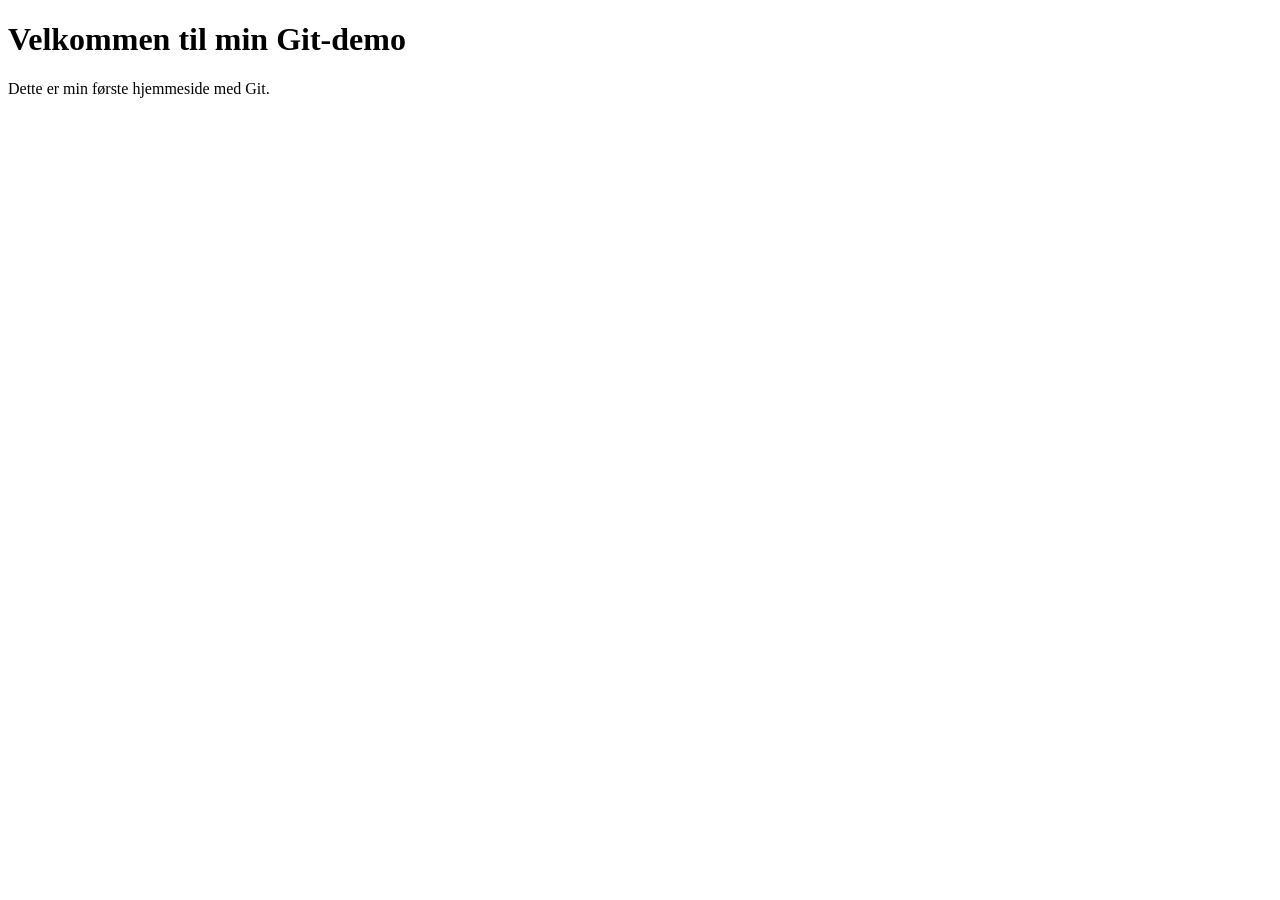
<file: index.html>
<!DOCTYPE html>
<html lang="en">
<head>
    <meta charset="UTF-8">
    <title>Title</title>
</head>
<body>

<h1>Velkommen til min Git-demo</h1>

<p>  Dette er min første hjemmeside med Git. </p>



</body>
</html>
</file>
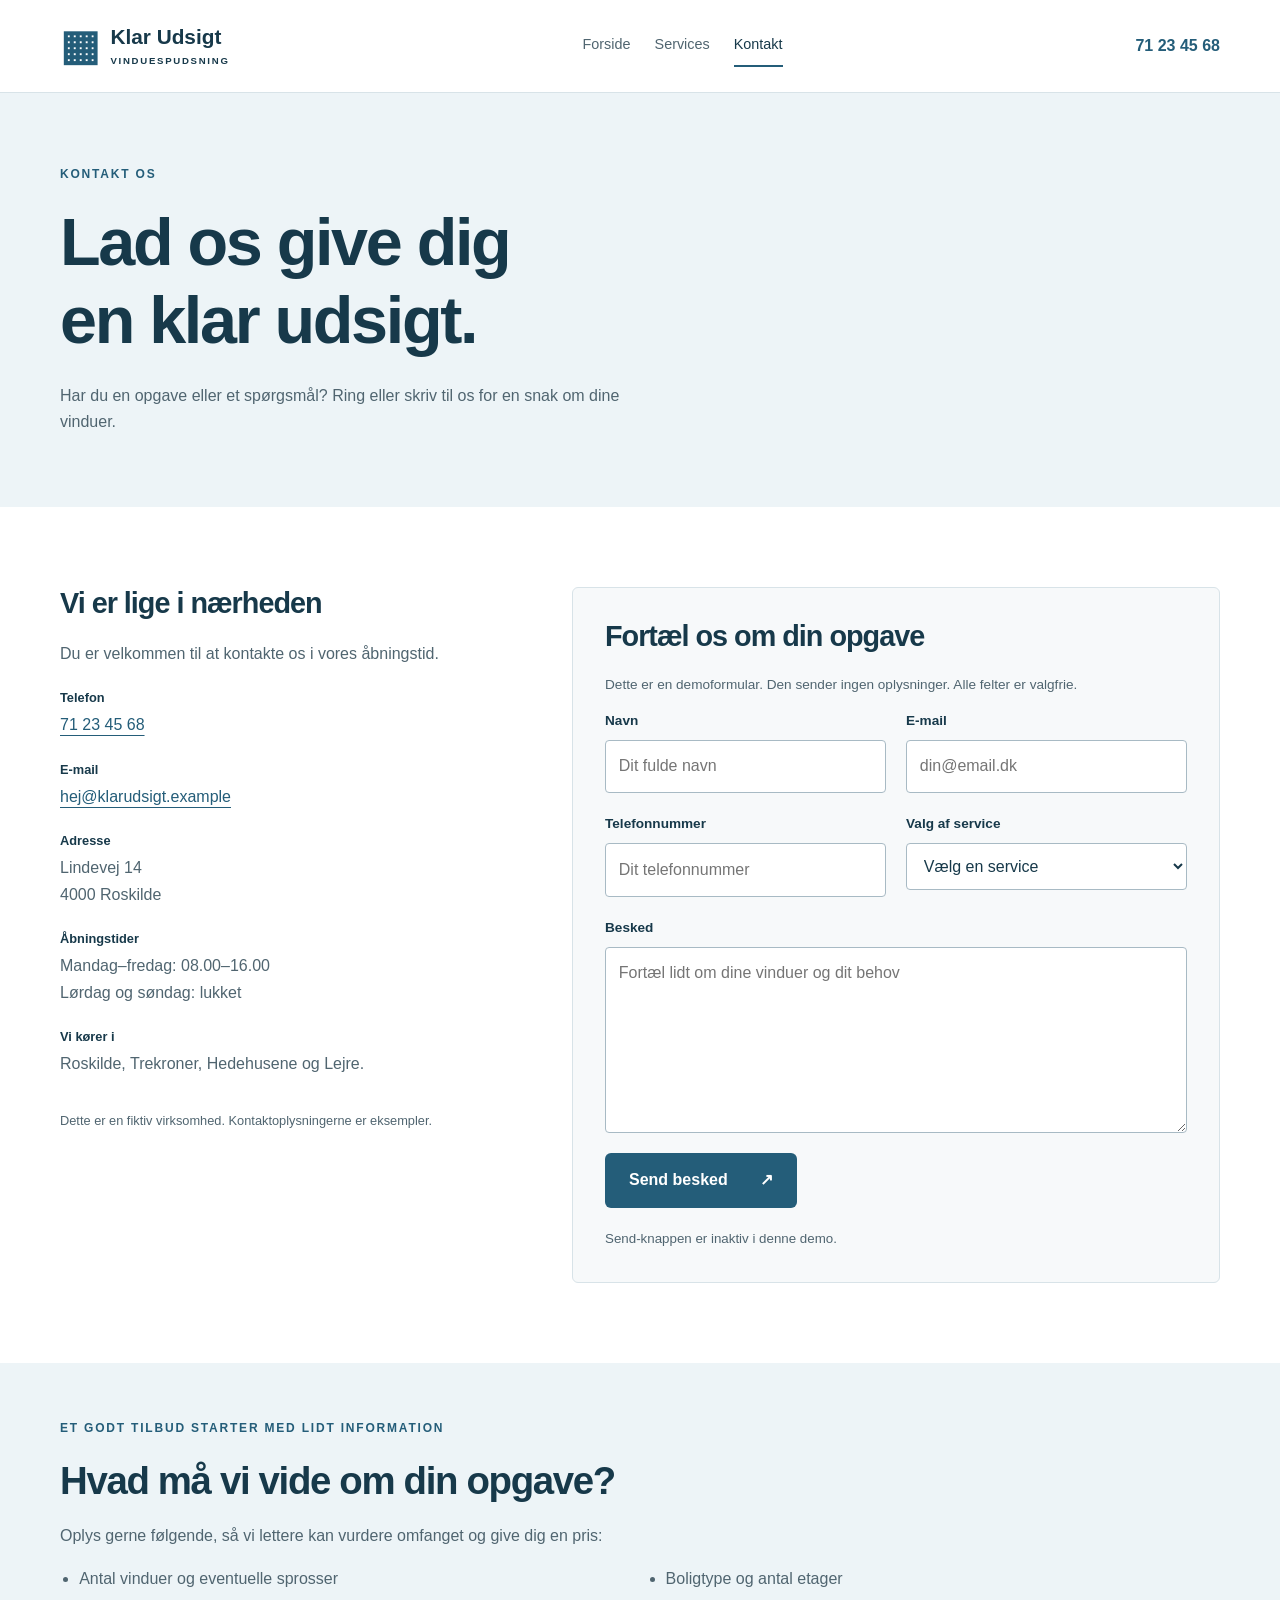
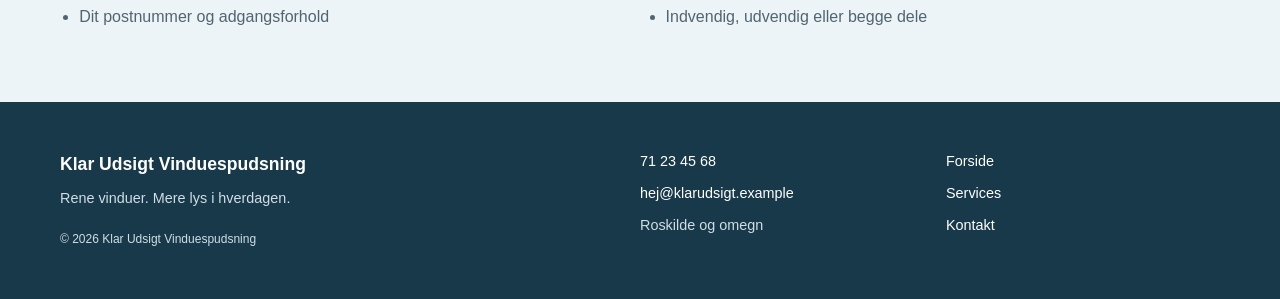
<file: window-cleaning/contact.html>
<!DOCTYPE html>
<html lang="da">
<head>
    <meta charset="UTF-8">
    <meta name="viewport" content="width=device-width, initial-scale=1">
    <meta name="description" content="Kontakt Klar Udsigt Vinduespudsning for et tilbud i Roskilde, Trekroner, Hedehusene og Lejre.">
    <title>Kontakt | Klar Udsigt Vinduespudsning</title>
    <link rel="stylesheet" href="css/styles.css">
</head>
<body>
    <a class="skip-link" href="#main-content">Gå til indhold</a>
    <!-- Fælles header og navigation -->
    <header class="site-header">
        <div class="container header-content">
            <a class="brand" href="index.html" aria-label="Klar Udsigt Vinduespudsning – forside"><span class="brand-symbol" aria-hidden="true">▦</span><span>Klar Udsigt<small>VINDUESPUDSNING</small></span></a>
            <nav class="main-navigation" aria-label="Hovednavigation"><a href="index.html">Forside</a>
<a href="services.html">Services</a>
<a href="contact.html" class="active" aria-current="page">Kontakt</a></nav>
            <a class="header-phone" href="tel:+4571234568">71 23 45 68</a>
        </div>
    </header>
    <main id="main-content">

        <!-- Introduktion til kontakt -->
        <section class="page-intro"><div class="container"><p class="eyebrow">KONTAKT OS</p><h1>Lad os give dig<br>en klar udsigt.</h1><p>Har du en opgave eller et spørgsmål? Ring eller skriv til os for en snak om dine vinduer.</p></div></section>
        <!-- Kontaktoplysninger og formular -->
        <section class="section"><div class="container contact-layout">
            <div class="contact-details"><h2>Vi er lige i nærheden</h2><p>Du er velkommen til at kontakte os i vores åbningstid.</p><dl><dt>Telefon</dt><dd><a href="tel:+4571234568">71 23 45 68</a></dd><dt>E-mail</dt><dd><a href="mailto:hej@klarudsigt.example">hej@klarudsigt.example</a></dd><dt>Adresse</dt><dd>Lindevej 14<br>4000 Roskilde</dd><dt>Åbningstider</dt><dd>Mandag–fredag: 08.00–16.00<br>Lørdag og søndag: lukket</dd><dt>Vi kører i</dt><dd>Roskilde, Trekroner, Hedehusene og Lejre.</dd></dl><p class="demo-note">Dette er en fiktiv virksomhed. Kontaktoplysningerne er eksempler.</p></div>
            <div class="contact-form-panel"><h2>Fortæl os om din opgave</h2><p id="form-note">Dette er en demoformular. Den sender ingen oplysninger. Alle felter er valgfrie.</p><form class="contact-form" aria-describedby="form-note"><div class="form-row"><div class="form-field"><label for="name">Navn</label><input id="name" name="name" type="text" autocomplete="name" placeholder="Dit fulde navn"></div><div class="form-field"><label for="email">E-mail</label><input id="email" name="email" type="email" autocomplete="email" placeholder="din@email.dk"></div></div><div class="form-row"><div class="form-field"><label for="phone">Telefonnummer</label><input id="phone" name="phone" type="tel" autocomplete="tel" placeholder="Dit telefonnummer"></div><div class="form-field"><label for="service">Valg af service</label><select id="service" name="service"><option value="">Vælg en service</option><option value="privat">Privat vinduespudsning</option><option value="erhverv">Erhvervsvinduespudsning</option><option value="abonnement">Fast abonnementsordning</option><option value="andet">Andet / jeg er i tvivl</option></select></div></div><div class="form-field"><label for="message">Besked</label><textarea id="message" name="message" rows="6" placeholder="Fortæl lidt om dine vinduer og dit behov"></textarea></div><button class="button" type="button" aria-disabled="true">Send besked <span aria-hidden="true">↗</span></button><small>Send-knappen er inaktiv i denne demo.</small></form></div>
        </div></section>
        <!-- Oplysninger der hjælper os med et tilbud -->
        <section class="quote-guide"><div class="container"><p class="eyebrow">ET GODT TILBUD STARTER MED LIDT INFORMATION</p><h2>Hvad må vi vide om din opgave?</h2><p>Oplys gerne følgende, så vi lettere kan vurdere omfanget og give dig en pris:</p><ul><li>Antal vinduer og eventuelle sprosser</li><li>Boligtype og antal etager</li><li>Dit postnummer og adgangsforhold</li><li>Indvendig, udvendig eller begge dele</li></ul></div></section>
    </main>
    <!-- Fælles footer med kontakt og links -->
    <footer class="site-footer">
        <div class="container footer-content">
            <div><a class="footer-brand" href="index.html">Klar Udsigt Vinduespudsning</a><p>Rene vinduer. Mere lys i hverdagen.</p><small>© 2026 Klar Udsigt Vinduespudsning</small></div>
            <div><a href="tel:+4571234568">71 23 45 68</a><a href="mailto:hej@klarudsigt.example">hej@klarudsigt.example</a><span>Roskilde og omegn</span></div>
            <nav aria-label="Footernavigation"><a href="index.html">Forside</a><a href="services.html">Services</a><a href="contact.html">Kontakt</a></nav>
        </div>
    </footer>
</body>
</html>
</file>
<file: window-cleaning/css/styles.css>
/* Fælles farver, afstande og grundtypografi */
:root {
    --color-ink: #17394a;
    --color-muted: #506570;
    --color-blue: #245d79;
    --color-blue-hover: #16435b;
    --color-light: #edf4f7;
    --color-white: #fff;
    --color-border: #d8e3e8;
    --space-small: 1rem;
    --space-medium: 2rem;
    --space-section: 4rem;
    --radius: 6px;
    --content-width: 1160px;
}
* { box-sizing: border-box; }
body { margin: 0; font-family: Arial, Helvetica, sans-serif; color: var(--color-ink); background: var(--color-white); line-height: 1.65; }
h1, h2, h3, p { margin-top: 0; }
h1, h2, h3 { line-height: 1.16; letter-spacing: -.035em; }
h1 { font-size: clamp(2.5rem, 5.2vw, 4.6rem); margin-bottom: 1.5rem; }
h2 { font-size: clamp(1.8rem, 3vw, 2.7rem); margin-bottom: 1.25rem; }
h3 { font-size: 1.4rem; }
p { color: var(--color-muted); }
a { color: var(--color-blue); text-underline-offset: 5px; }
a:hover { color: var(--color-blue-hover); }
img { display: block; width: 100%; height: auto; }
button, input, select, textarea { font: inherit; }
:focus-visible { outline: 3px solid #c47b13; outline-offset: 5px; }
.container { width: min(var(--content-width), calc(100% - 2.5rem)); margin-inline: auto; }
.section { padding-block: var(--space-section); }
.eyebrow { color: var(--color-blue); font-size: .75rem; font-weight: 700; letter-spacing: .15em; margin-bottom: 1.25rem; }
.skip-link { position: absolute; top: -100px; left: 1rem; padding: 1rem; background: white; z-index: 10; }
.skip-link:focus { top: 1rem; }
/* Header og navigation */
.site-header { border-bottom: 1px solid var(--color-border); }
.header-content { display: flex; align-items: center; justify-content: space-between; flex-wrap: wrap; gap: 1.2rem; padding-block: 1.3rem; }
.brand { display: flex; gap: .65rem; align-items: center; text-decoration: none; color: var(--color-ink); font-size: 1.3rem; font-weight: 700; line-height: 1.2; }
.brand-symbol { font-size: 2.6rem; color: var(--color-blue); }
.brand small { display: block; font-size: .6rem; letter-spacing: .18em; margin-top: .35rem; }
.main-navigation { display: flex; gap: 1.5rem; }
.main-navigation a { text-decoration: none; font-size: .9rem; padding-block: .5rem; color: var(--color-muted); border-bottom: 2px solid transparent; }
.main-navigation a:hover, .main-navigation .active { color: var(--color-ink); border-color: var(--color-blue); }
.header-phone { display: none; font-weight: 700; text-decoration: none; }
/* Hero og knapper */
.hero { background: var(--color-light); }
.hero-layout { display: grid; gap: 2rem; padding-block: 3rem; align-items: center; }
.hero-copy > p:not(.eyebrow) { max-width: 31rem; }
.button { display: inline-flex; justify-content: center; align-items: center; gap: 2rem; padding: .9rem 1.5rem; background: var(--color-blue); color: white; border: 0; border-radius: var(--radius); font-weight: 700; text-decoration: none; cursor: pointer; transition: background .2s; }
.button:hover { background: var(--color-blue-hover); color: white; }
.button[aria-disabled="true"] { cursor: default; }
.hero-note { font-size: .8rem; margin: 1rem 0 0; }
.hero-image { position: relative; }
.hero-image img { border-radius: var(--radius); }
.image-caption { position: absolute; bottom: 1rem; left: 1rem; background: white; padding: .65rem 1rem; font-size: .8rem; border-radius: var(--radius); }
/* Fordele, virksomhed og servicekort */
.benefits { display: grid; gap: 2rem; padding-block: 2.5rem; border-bottom: 1px solid var(--color-border); }
.benefits article { display: flex; gap: 1rem; }
.benefit-number { color: var(--color-blue); font-size: .8rem; padding-top: .25rem; }
.benefits h2 { font-size: 1.05rem; letter-spacing: -.02em; margin-bottom: .5rem; }
.benefits p { font-size: .9rem; margin: 0; }
.company-layout, .service-grid, .contact-layout { display: grid; gap: 2rem; }
.company-section { padding-bottom: 0; }
.text-link { font-size: .9rem; font-weight: 700; text-decoration: none; }
.text-link:hover { text-decoration: underline; }
.section-heading { display: flex; flex-wrap: wrap; justify-content: space-between; align-items: center; gap: 1rem; margin-bottom: 2rem; }
.section-heading h2 { margin-bottom: 0; }
.service-card { border: 1px solid var(--color-border); border-radius: var(--radius); overflow: hidden; }
.service-card-content { padding: 1.5rem; }
.service-card-content p { font-size: .95rem; }
/* Services og opfordring til kontakt */
.page-intro { padding-block: 3.5rem; background: var(--color-light); }
.page-intro p:last-child { max-width: 38rem; margin-bottom: 0; }
.service-list { display: grid; gap: 3.5rem; }
.service-detail { display: grid; align-items: center; gap: 2rem; scroll-margin-top: 2rem; }
.service-detail img { border-radius: var(--radius); }
.service-features { padding-left: 1.2rem; color: var(--color-muted); margin-bottom: 1.5rem; }
.service-features li { margin-bottom: .5rem; }
.service-features li::marker { color: var(--color-blue); }
.cta-section, .quote-guide { background: var(--color-light); padding-block: 3.5rem; }
.cta-content { display: flex; flex-wrap: wrap; align-items: center; justify-content: space-between; gap: 2rem; }
.cta-content h2 { max-width: 38rem; }
.cta-content p:last-child { margin-bottom: 0; }
/* Kontaktoplysninger og formular */
.contact-details h2, .contact-form-panel h2 { font-size: 1.8rem; }
.contact-details dt { font-weight: 700; font-size: .8rem; margin-top: 1.25rem; }
.contact-details dd { margin: .25rem 0 0; color: var(--color-muted); }
.contact-details a { overflow-wrap: anywhere; }
.demo-note { font-size: .8rem; margin-top: 2rem; }
.contact-form-panel { background: #f7f9fa; border: 1px solid var(--color-border); padding: 1.5rem; border-radius: var(--radius); }
.contact-form-panel > p { font-size: .85rem; }
.contact-form, .form-row { display: grid; gap: 1.25rem; }
.form-field { display: flex; flex-direction: column; gap: .45rem; min-width: 0; }
.form-field label { font-size: .85rem; font-weight: 700; }
.form-field input, .form-field select, .form-field textarea { width: 100%; padding: .8rem; border: 1px solid #a8bac4; border-radius: 4px; background: white; color: var(--color-ink); }
.form-field textarea { resize: vertical; }
.contact-form .button { justify-self: start; }
.contact-form small { color: var(--color-muted); }
.quote-guide ul { display: grid; gap: .75rem 2rem; padding-left: 1.2rem; color: var(--color-muted); }
/* Fælles footer */
.site-footer { background: var(--color-ink); color: white; padding-block: 3rem; }
.footer-content { display: grid; gap: 2rem; font-size: .9rem; }
.site-footer a { color: white; text-decoration: none; }
.site-footer a:hover { text-decoration: underline; }
.footer-brand { font-weight: 700; font-size: 1.1rem; }
.site-footer p, .site-footer small, .site-footer span { color: #d0dee5; }
.site-footer p { margin-block: .5rem 1rem; }
.footer-content > div:nth-child(2), .footer-content nav { display: flex; flex-direction: column; gap: .5rem; }
/* Mobile-first: tablet og desktop */
@media (min-width: 640px) {
    .container { width: min(var(--content-width), calc(100% - 4rem)); }
    .form-row, .quote-guide ul { grid-template-columns: repeat(2, minmax(0, 1fr)); }
    .footer-content { grid-template-columns: 2fr 1fr 1fr; }
    .contact-form-panel { padding: 2rem; }
}
@media (min-width: 900px) {
    :root { --space-section: 5rem; }
    .header-phone { display: block; }
    .hero-layout { grid-template-columns: 1.1fr 1fr; gap: 3rem; padding-block: 4rem; }
    .benefits, .service-grid { grid-template-columns: repeat(3, minmax(0, 1fr)); }
    .company-layout { grid-template-columns: 1fr 1.2fr; gap: 5rem; }
    .service-detail { grid-template-columns: 1fr 1fr; gap: 4rem; }
    .contact-layout { grid-template-columns: 1fr 1.5fr; gap: 5rem; }
    .page-intro { padding-block: 4.5rem; }
}
@media (prefers-reduced-motion: reduce) {
    .button { transition: none; }
}
</file>
